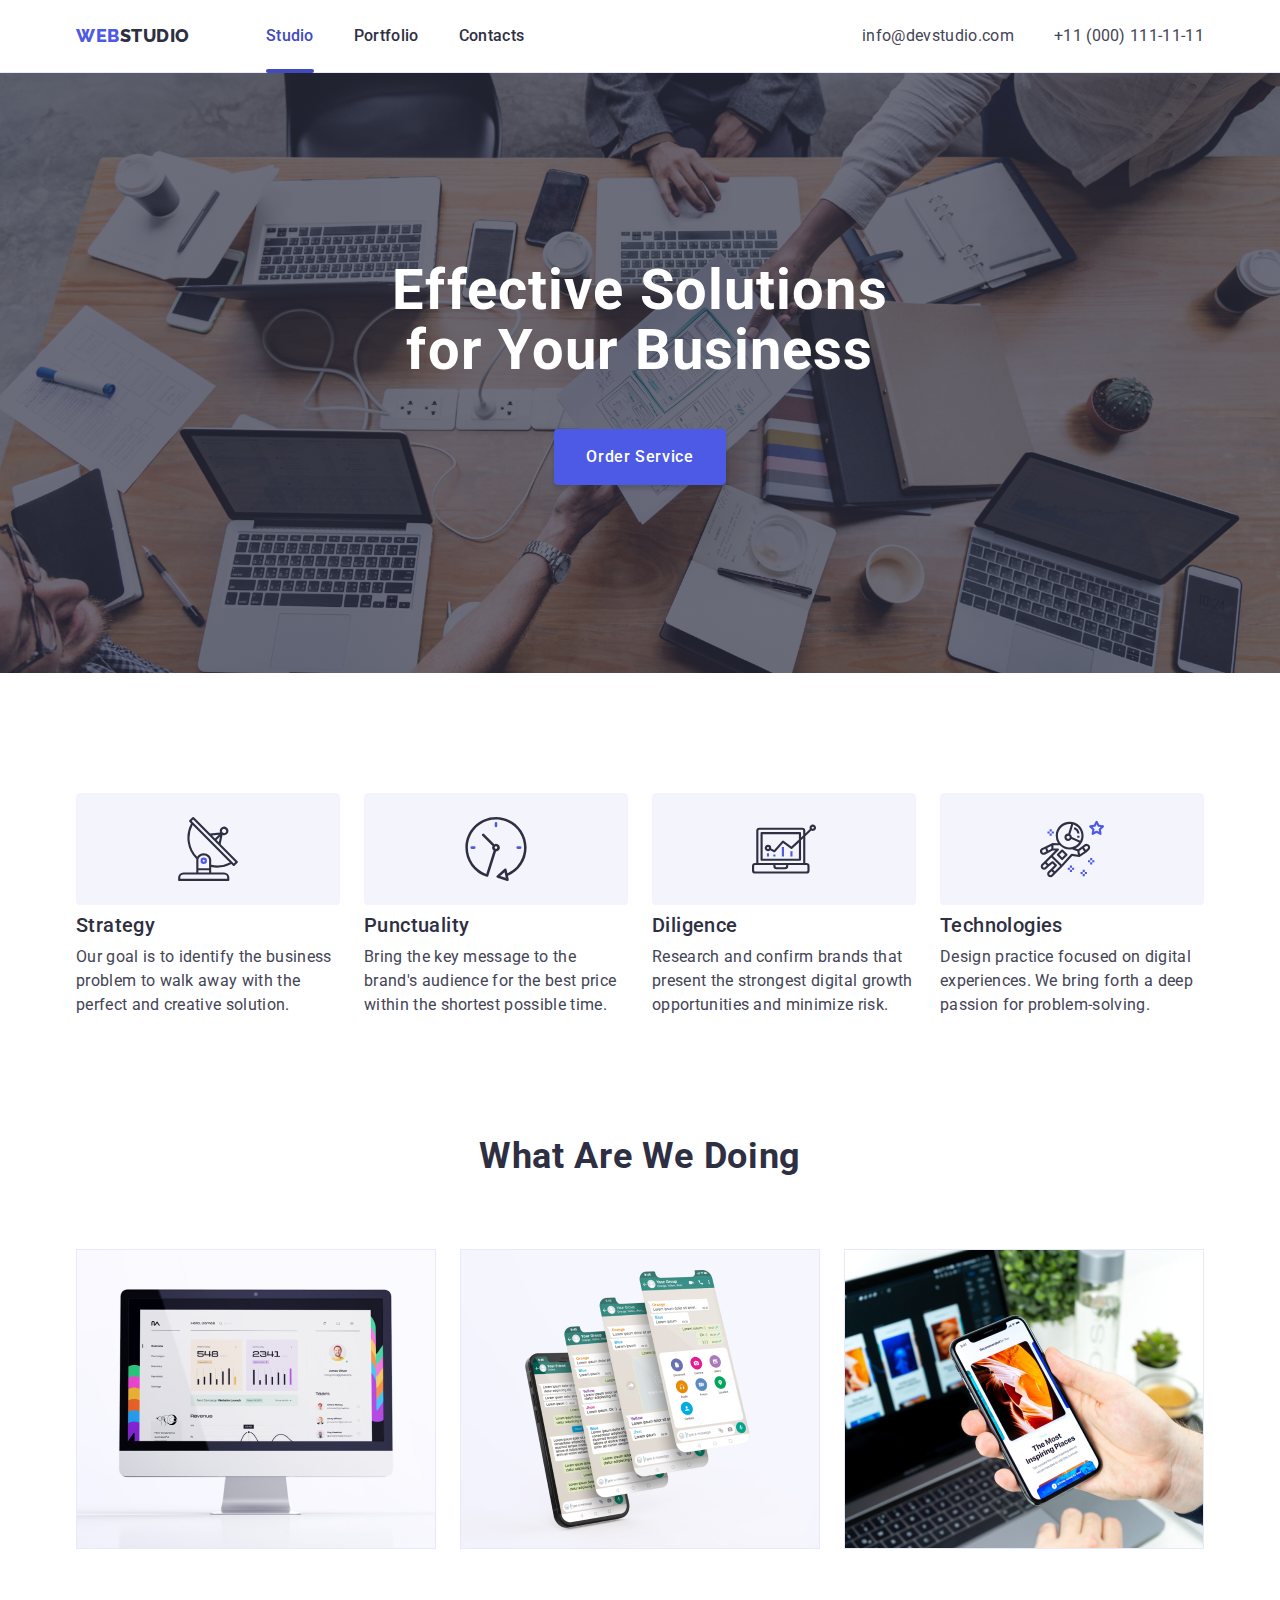
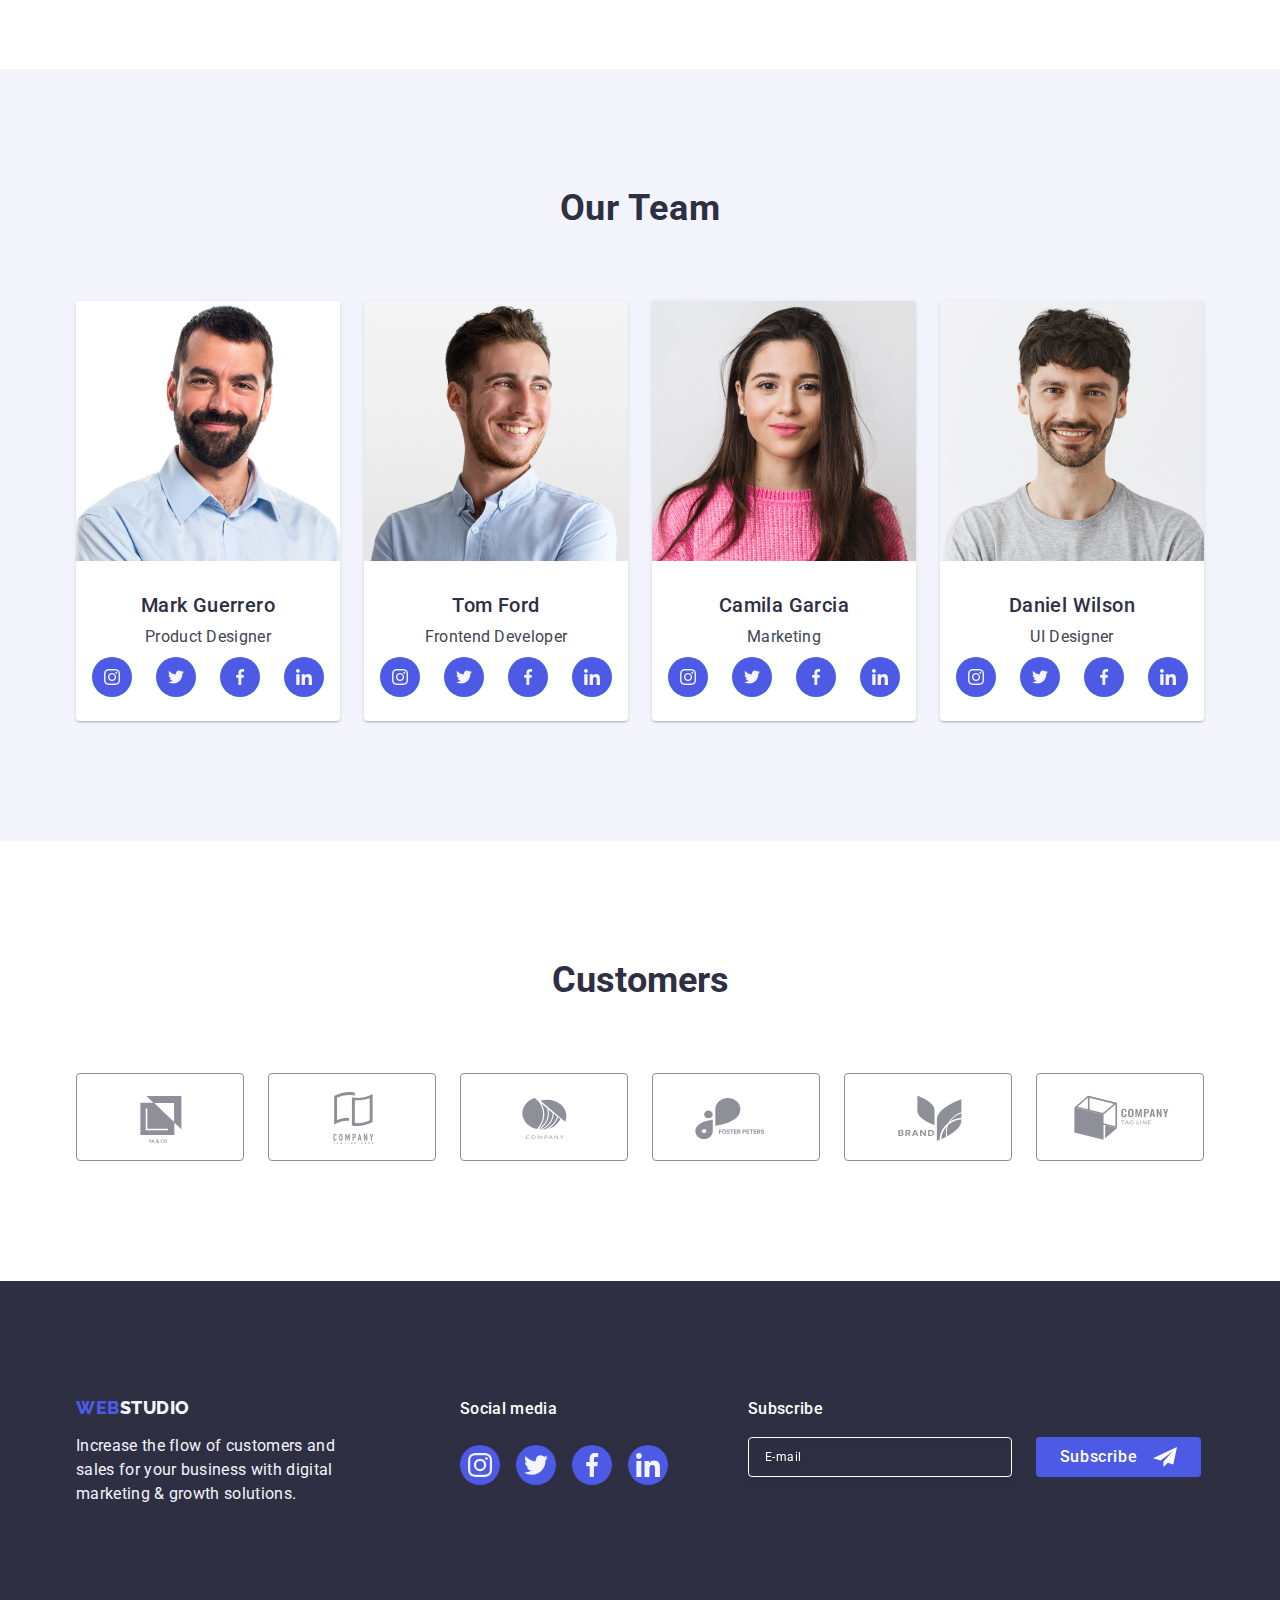
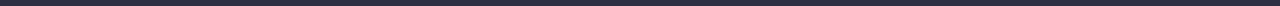
<file: index.html>
<!DOCTYPE html>
<html lang="en">
  <head>
    <meta charset="UTF-8" />
    <meta http-equiv="X-UA-Compatible" content="IE=edge" />
    <meta name="viewport" content="width=device-width, initial-scale=1.0" />
    <title>WebStudio</title>
    <link rel="preconnect" href="https://fonts.googleapis.com" />
    <link rel="preconnect" href="https://fonts.gstatic.com" crossorigin />
    <link
      href="https://fonts.googleapis.com/css2?family=Raleway:wght@800&family=Roboto:wght@400;500;700;900&display=swap"
      rel="stylesheet"
    />
    <link
      rel="stylesheet"
      href="https://cdnjs.cloudflare.com/ajax/libs/modern-normalize/2.0.0/modern-normalize.min.css"
    />
    <link rel="stylesheet" href="./css/styles.css" />
  </head>
  <body>
    <header class="header">
      <div class="container header-container">
        <nav class="header-navigation">
          <a href="./index.html" class="header-logo link"
            >Web <span class="logo-word">Studio</span>
          </a>
          <ul class="header-list list">
            <li>
              <a href="./index.html" class="link header-list-item active"
                >Studio</a
              >
            </li>
            <li>
              <a href="./portfolio.html" class="link header-list-item"
                >Portfolio</a
              >
            </li>
            <li><a href="" class="link header-list-item">Contacts</a></li>
          </ul>
        </nav>
        <address class="header-address">
          <ul class="header-address-list list">
            <li>
              <a
                href="mailto:info@devstudio.com"
                class="link header-address-item"
                >info@devstudio.com</a
              >
            </li>
            <li>
              <a href="tel:+110001111111" class="link header-address-item"
                >+11 (000) 111-11-11</a
              >
            </li>
          </ul>
        </address>
      </div>
    </header>
    <main>
      <!-- Hero -->
      <section class="hero">
        <div class="container">
          <h1 class="hero-title">Effective Solutions for Your Business</h1>
          <button type="button" class="hero-btn" data-modal-open>
            Order Service
          </button>
        </div>
      </section>
      <!-- section2 -->
      <section class="skills">
        <div class="container">
          <h2 class="visually-hidden">What are we doing</h2>
          <ul class="skills-list list">
            <li class="skills-list-item">
              <div class="skills-icon-box">
                <svg width="64" height="64">
                  <use href="./images/icons.svg#icon-antenna"></use>
                </svg>
              </div>
              <h3 style="text-align: left" class="item-title">Strategy</h3>
              <p style="text-align: left" class="item-text">
                Our goal is to identify the business problem to walk away with
                the perfect and creative solution.
              </p>
            </li>
            <li class="skills-list-item">
              <div class="skills-icon-box">
                <svg width="64" height="64">
                  <use href="./images/icons.svg#icon-clock"></use>
                </svg>
              </div>
              <h3 style="text-align: left" class="item-title">Punctuality</h3>
              <p style="text-align: left" class="item-text">
                Bring the key message to the brand's audience for the best price
                within the shortest possible time.
              </p>
            </li>
            <li class="skills-list-item">
              <div class="skills-icon-box">
                <svg width="64" height="64">
                  <use href="./images/icons.svg#icon-diagram"></use>
                </svg>
              </div>
              <h3 style="text-align: left" class="item-title">Diligence</h3>
              <p style="text-align: left" class="item-text">
                Research and confirm brands that present the strongest digital
                growth opportunities and minimize risk.
              </p>
            </li>
            <li class="skills-list-item">
              <div class="skills-icon-box">
                <svg width="64" height="64">
                  <use href="./images/icons.svg#icon-astronaut"></use>
                </svg>
              </div>
              <h3 style="text-align: left" class="item-title">Technologies</h3>
              <p style="text-align: left" class="item-text">
                Design practice focused on digital experiences. We bring forth a
                deep passion for problem-solving.
              </p>
            </li>
          </ul>
        </div>
      </section>
      <!-- section3 -->
      <section class="images">
        <div class="container">
          <h2 class="images-title">What are we doing</h2>
          <ul class="images-list list">
            <li class="images-item">
              <img
                src="./images/photo-1.jpg"
                alt="apple monitor"
                width="360"
                height="300"
              />
            </li>
            <li class="images-item">
              <img
                src="./images/photo-3.jpg"
                alt="iphone with open telegram"
                width="360"
                height="300"
              />
            </li>
            <li class="images-item">
              <img
                src="./images/photo-2.jpg"
                alt="iphone hold in their hands"
                width="360"
                height="300"
              />
            </li>
          </ul>
        </div>
      </section>
      <!-- section4 -->
      <section class="team">
        <div class="container">
          <h2 class="team-title">Our Team</h2>
          <ul class="team-list list">
            <li class="team-list-item">
              <img
                src="./images/img-1.jpg"
                alt="first man"
                width="264"
                height="260"
              />
              <div class="text-container">
                <h3 class="item-title">Mark Guerrero</h3>
                <p class="item-text">Product Designer</p>
                <ul class="icons-box list">
                  <li class="icons-box-item">
                    <a class="box-item-link link" href="">
                      <svg class="item-icon" width="16" height="16">
                        <use href="./images/icons.svg#icon-instagram"></use>
                      </svg>
                    </a>
                  </li>
                  <li class="icons-box-item">
                    <a class="box-item-link link" href="">
                      <svg class="item-icon" width="16" height="16">
                        <use href="./images/icons.svg#icon-twitter"></use>
                      </svg>
                    </a>
                  </li>
                  <li class="icons-box-item">
                    <a class="box-item-link link" href="">
                      <svg class="item-icon" width="16" height="16">
                        <use href="./images/icons.svg#icon-facebook"></use>
                      </svg>
                    </a>
                  </li>
                  <li class="icons-box-item">
                    <a class="box-item-link link" href="">
                      <svg class="item-icon" width="16" height="16">
                        <use href="./images/icons.svg#icon-linkedin"></use>
                      </svg>
                    </a>
                  </li>
                </ul>
              </div>
            </li>
            <li class="team-list-item">
              <img
                src="./images/img-2.jpg"
                alt="second man"
                width="264"
                height="260"
              />
              <div class="text-container">
                <h3 class="item-title">Tom Ford</h3>
                <p class="item-text">Frontend Developer</p>
                <ul class="icons-box list">
                  <li class="icons-box-item">
                    <a class="box-item-link link" href="">
                      <svg width="16" height="16">
                        <use href="./images/icons.svg#icon-instagram"></use>
                      </svg>
                    </a>
                  </li>
                  <li class="icons-box-item">
                    <a class="box-item-link link" href="">
                      <svg width="16" height="16">
                        <use href="./images/icons.svg#icon-twitter"></use>
                      </svg>
                    </a>
                  </li>
                  <li class="icons-box-item">
                    <a class="box-item-link link" href="">
                      <svg width="16" height="16">
                        <use href="./images/icons.svg#icon-facebook"></use>
                      </svg>
                    </a>
                  </li>
                  <li class="icons-box-item">
                    <a class="box-item-link link" href="">
                      <svg width="16" height="16">
                        <use href="./images/icons.svg#icon-linkedin"></use>
                      </svg>
                    </a>
                  </li>
                </ul>
              </div>
            </li>
            <li class="team-list-item">
              <img
                src="./images/img-3.jpg"
                alt="first girl"
                width="264"
                height="260"
              />
              <div class="text-container">
                <h3 class="item-title">Camila Garcia</h3>
                <p class="item-text">Marketing</p>
                <ul class="icons-box list">
                  <li class="icons-box-item">
                    <a class="box-item-link link" href="">
                      <svg width="16" height="16">
                        <use href="./images/icons.svg#icon-instagram"></use>
                      </svg>
                    </a>
                  </li>
                  <li class="icons-box-item">
                    <a class="box-item-link link" href="">
                      <svg width="16" height="16">
                        <use href="./images/icons.svg#icon-twitter"></use>
                      </svg>
                    </a>
                  </li>
                  <li class="icons-box-item">
                    <a class="box-item-link link" href="">
                      <svg width="16" height="16">
                        <use href="./images/icons.svg#icon-facebook"></use>
                      </svg>
                    </a>
                  </li>
                  <li class="icons-box-item">
                    <a class="box-item-link link" href="">
                      <svg width="16" height="16">
                        <use href="./images/icons.svg#icon-linkedin"></use>
                      </svg>
                    </a>
                  </li>
                </ul>
              </div>
            </li>
            <li class="team-list-item">
              <img
                src="./images/img-4.jpg"
                alt="third man"
                width="264"
                height="260"
              />
              <div class="text-container">
                <h3 class="item-title">Daniel Wilson</h3>
                <p class="item-text">UI Designer</p>
                <ul class="icons-box list">
                  <li class="icons-box-item">
                    <a class="box-item-link link" href="">
                      <svg width="16" height="16">
                        <use href="./images/icons.svg#icon-instagram"></use>
                      </svg>
                    </a>
                  </li>
                  <li class="icons-box-item">
                    <a class="box-item-link link" href="">
                      <svg width="16" height="16">
                        <use href="./images/icons.svg#icon-twitter"></use>
                      </svg>
                    </a>
                  </li>
                  <li class="icons-box-item">
                    <a class="box-item-link link" href="">
                      <svg width="16" height="16">
                        <use href="./images/icons.svg#icon-facebook"></use>
                      </svg>
                    </a>
                  </li>
                  <li class="icons-box-item">
                    <a class="box-item-link link" href="">
                      <svg width="16" height="16">
                        <use href="./images/icons.svg#icon-linkedin"></use>
                      </svg>
                    </a>
                  </li>
                </ul>
              </div>
            </li>
          </ul>
        </div>
      </section>
      <!-- section5 -->
      <section class="customers">
        <div class="container">
          <h2 class="customers-title">Customers</h2>
          <ul class="customers-list list">
            <li class="customers-list-item">
              <a class="customers-link link" href="">
                <svg class="customers-icon" width="104" height="56">
                  <use href="./images/icons.svg#icon-Logo-1"></use>
                </svg>
              </a>
            </li>
            <li class="customers-list-item">
              <a class="customers-link link" href="">
                <svg class="customers-icon" width="104" height="56">
                  <use href="./images/icons.svg#icon-Logo-2"></use>
                </svg>
              </a>
            </li>
            <li class="customers-list-item">
              <a class="customers-link link" href="">
                <svg class="customers-icon" width="104" height="56">
                  <use href="./images/icons.svg#icon-Logo-3"></use>
                </svg>
              </a>
            </li>
            <li class="customers-list-item">
              <a class="customers-link link" href="">
                <svg class="customers-icon" width="104" height="56">
                  <use href="./images/icons.svg#icon-Logo-4"></use>
                </svg>
              </a>
            </li>
            <li class="customers-list-item">
              <a class="customers-link link" href="">
                <svg class="customers-icon" width="104" height="56">
                  <use href="./images/icons.svg#icon-Logo-5"></use>
                </svg>
              </a>
            </li>
            <li class="customers-list-item">
              <a class="customers-link link" href="">
                <svg class="customers-icon" width="104" height="56">
                  <use href="./images/icons.svg#icon-Logo-6"></use>
                </svg>
              </a>
            </li>
          </ul>
        </div>
      </section>
    </main>
    <footer class="footer">
      <div class="container footer-container">
        <div class="footer-box">
          <a href="./index.html" class="header-logo footer-logo link"
            >Web<span class="logo-footer-word">Studio</span></a
          >
          <p class="footer-text">
            Increase the flow of customers and sales for your business with
            digital marketing & growth solutions.
          </p>
        </div>
        <div class="footer-icons">
          <p class="footer-text icons-title">Social media</p>
          <ul class="icons-box icons-box-footer list">
            <li class="icons-box-item">
              <a class="box-item-link link footer-link" href="">
                <svg class="footer-icon" width="24" height="24">
                  <use href="./images/icons.svg#icon-instagram"></use>
                </svg>
              </a>
            </li>
            <li class="icons-box-item">
              <a class="box-item-link link footer-link" href="">
                <svg class="footer-icon" width="24" height="24">
                  <use href="./images/icons.svg#icon-twitter"></use>
                </svg>
              </a>
            </li>
            <li class="icons-box-item">
              <a class="box-item-link link footer-link" href="">
                <svg class="footer-icon" width="24" height="24">
                  <use href="./images/icons.svg#icon-facebook"></use>
                </svg>
              </a>
            </li>
            <li class="icons-box-item">
              <a class="box-item-link link footer-link" href="">
                <svg class="footer-icon" width="24" height="24">
                  <use href="./images/icons.svg#icon-linkedin"></use>
                </svg>
              </a>
            </li>
          </ul>
        </div>
        <div class="footer-subscribe">
          <p class="subscribe-title">Subscribe</p>
          <form class="subscribe-form">
            <label for="footer-email" class="footer-label">
              <input
                type="email"
                class="subscribe-input"
                name="footer-email"
                id="footer-email"
                placeholder="E-mail"
              />
            </label>
            <button type="submit" class="footer-btn">
              Subscribe
              <svg class="supscribe-icon" width="24" height="24">
                <use href="./images/icons.svg#icon-frame"></use>
              </svg>
            </button>
          </form>
        </div>
      </div>
    </footer>
    <div class="backdrop is-hidden" data-modal>
      <div class="modal">
        <button type="button" class="modal-close" data-modal-close>
          <svg class="modal-close-icon" width="8" height="8">
            <use href="./images/icons.svg#icon-close-black"></use>
          </svg>
        </button>
        <p class="modal-title">Leave your contacts and we will call you back</p>
        <form class="modal-form">
          <div class="modal-field">
            <label for="user-name" class="modal-label">Name</label>
            <div class="input-wrap">
              <input
                type="text"
                class="modal-input"
                name="user-name"
                required
                id="user-name"
              />
              <svg class="modal-icon" width="18" height="24">
                <use href="./images/icons.svg#icon-person"></use>
              </svg>
            </div>
          </div>
          <div class="modal-field">
            <label for="user-tel" class="modal-label">Phone</label>
            <div class="input-wrap">
              <input
                type="tel"
                class="modal-input"
                name="user-tel"
                required
                id="user-tel"
              /><svg class="modal-icon" width="18" height="24">
                <use href="./images/icons.svg#icon-phone"></use>
              </svg>
            </div>
          </div>
          <div class="modal-field">
            <label for="user-email" class="modal-label">Email</label>
            <div class="input-wrap">
              <input
                type="email"
                class="modal-input"
                name="user-email"
                required
                id="user-email"
              /><svg class="modal-icon" width="18" height="24">
                <use href="./images/icons.svg#icon-email"></use>
              </svg>
            </div>
          </div>
          <div class="modal-area">
            <label for="user-comment" class="modal-label">Comment</label>
            <textarea
              name="user-comment"
              class="modal-text"
              placeholder="Text input"
              id="user-comment"
            ></textarea>
          </div>
          <div class="modal-field-check">
            <input
              type="checkbox"
              id="user-privacy"
              name="user-privacy"
              value="true"
              class="modal-check visually-hidden"
            />
            <label for="user-privacy" class="check-text"
              ><span class="icon-box"
                ><svg class="check-icon" width="10" height="8">
                  <use href="./images/icons.svg#icon-vector"></use></svg></span
              >I accept the terms and conditions of the
              <a href="#" class="privacy-link">Privacy Policy</a></label
            >
          </div>
          <button type="submit" class="hero-btn btn-send">Send</button>
        </form>
      </div>
    </div>
    <script src="./js/modal.js"></script>
  </body>
</html>
</file>
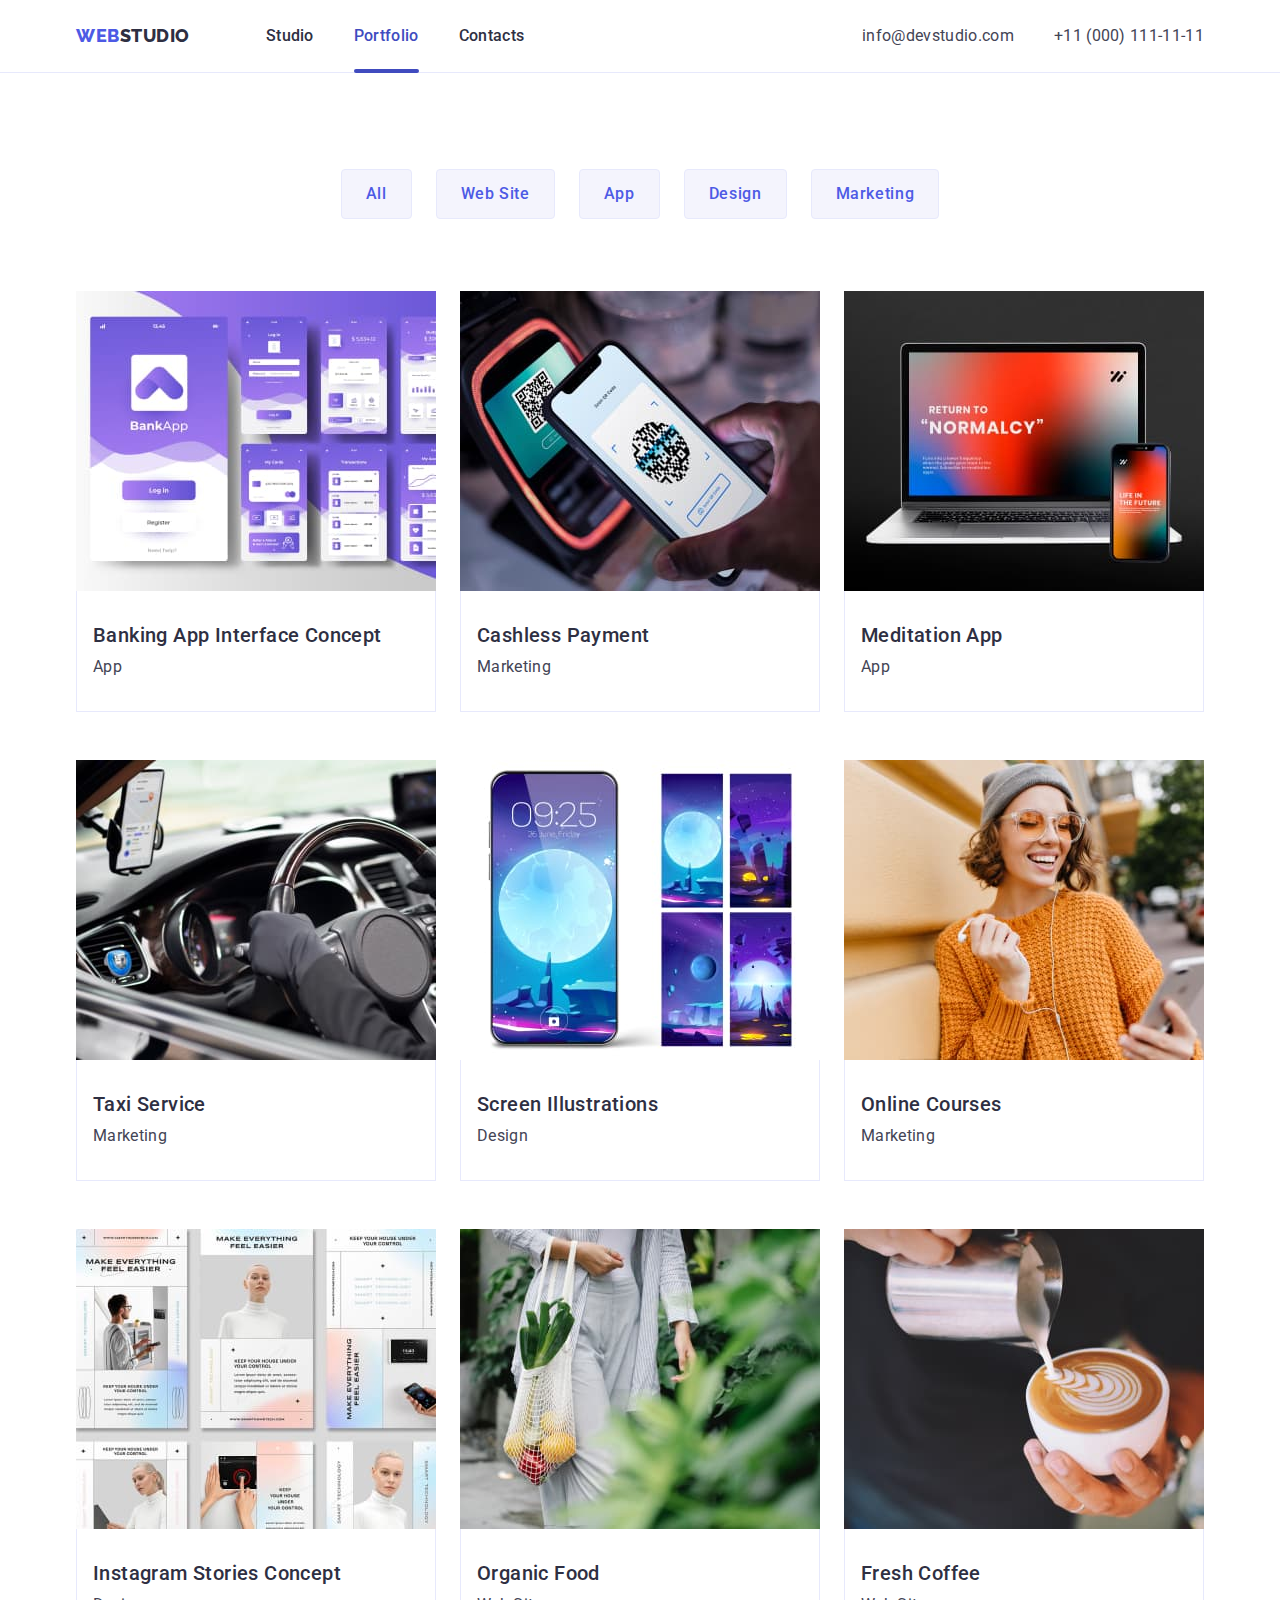
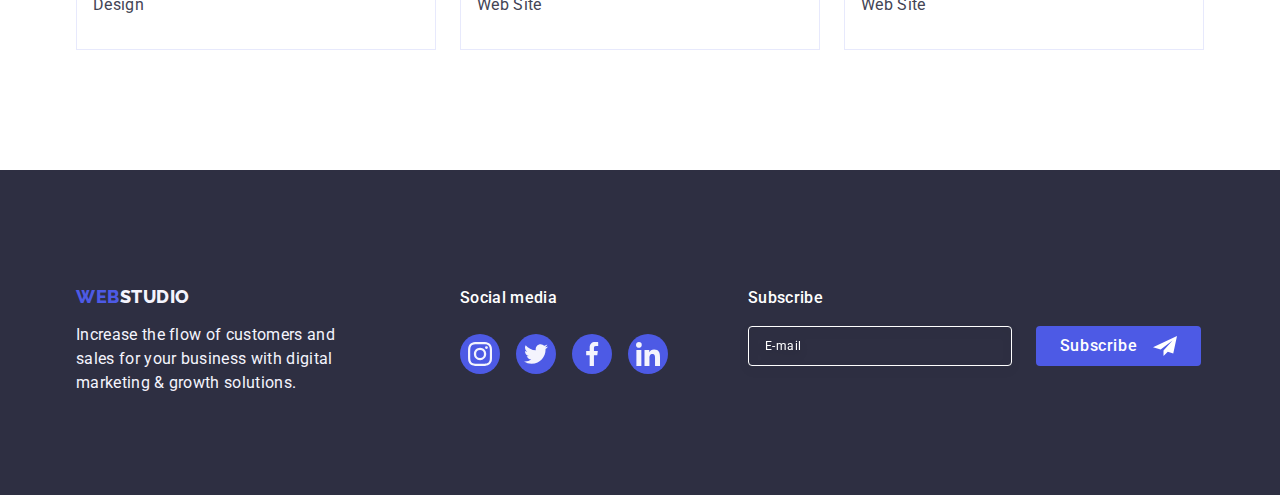
<file: portfolio.html>
<!DOCTYPE html>
<html lang="en">
  <head>
    <meta charset="UTF-8" />
    <meta http-equiv="X-UA-Compatible" content="IE=edge" />
    <meta name="viewport" content="width=device-width, initial-scale=1.0" />
    <title>Portfolio</title>
    <link rel="preconnect" href="https://fonts.googleapis.com" />
    <link rel="preconnect" href="https://fonts.gstatic.com" crossorigin />
    <link
      href="https://fonts.googleapis.com/css2?family=Raleway:wght@800&family=Roboto:wght@400;500;700;900&display=swap"
      rel="stylesheet"
    />
    <link
      rel="stylesheet"
      href="https://cdnjs.cloudflare.com/ajax/libs/modern-normalize/2.0.0/modern-normalize.min.css"
    />
    <link rel="stylesheet" href="./css/styles.css" />
  </head>
  <body>
    <header class="header">
      <div class="container header-container">
        <nav class="header-navigation">
          <a href="./portfolio.html" class="header-logo link"
            >Web<span class="logo-word">Studio</span></a
          >
          <ul class="header-list list">
            <li>
              <a href="./index.html" class="link header-list-item">Studio</a>
            </li>
            <li>
              <a href="./portfolio.html" class="link header-list-item active"
                >Portfolio</a
              >
            </li>
            <li><a href="" class="link header-list-item">Contacts</a></li>
          </ul>
        </nav>
        <address class="header-address">
          <ul class="header-address-list list">
            <li>
              <a
                href="mailto:info@devstudio.com"
                class="link header-address-item"
                >info@devstudio.com</a
              >
            </li>
            <li>
              <a href="tel:+110001111111" class="link header-address-item"
                >+11 (000) 111-11-11</a
              >
            </li>
          </ul>
        </address>
      </div>
    </header>
    <main>
      <section class="project">
        <div class="container">
          <h1 hidden>Navigation and menu</h1>
          <ul class="project-list list">
            <li><button type="button" class="list-btn">All</button></li>
            <li><button type="button" class="list-btn">Web Site</button></li>
            <li><button type="button" class="list-btn">App</button></li>
            <li><button type="button" class="list-btn">Design</button></li>
            <li><button type="button" class="list-btn">Marketing</button></li>
          </ul>
          <ul class="project-second-list list">
            <li class="project-second-item">
              <a href="" class="portfolio-link link"
                ><div class="portfolio-overlay-box">
                  <img
                    src="./images/images-1.jpg"
                    alt="Interfaces"
                    width="360"
                    height="300"
                  />
                  <p class="portfolio-overlay">
                    14 Stylish and User-Friendly App Design Concepts · Task
                    Manager App · Calorie Tracker App · Exotic Fruit Ecommerce
                    App · Cloud Storage App
                  </p>
                </div>
                <div class="application">
                  <h2 class="second-list-title">
                    Banking App Interface Concept
                  </h2>
                  <p class="second-list-text">App</p>
                </div></a
              >
            </li>
            <li class="project-second-item">
              <a href="" class="portfolio-link link"
                ><div class="portfolio-overlay-box">
                  <img
                    src="./images/images-2.jpg"
                    alt="Interfaces"
                    width="360"
                    height="300"
                  />
                  <p class="portfolio-overlay">
                    14 Stylish and User-Friendly App Design Concepts · Task
                    Manager App · Calorie Tracker App · Exotic Fruit Ecommerce
                    App · Cloud Storage App
                  </p>
                </div>
                <div class="application">
                  <h2 class="second-list-title">Cashless Payment</h2>
                  <p class="second-list-text">Marketing</p>
                </div></a
              >
            </li>
            <li class="project-second-item">
              <a href="" class="portfolio-link link"
                ><div class="portfolio-overlay-box">
                  <img
                    src="./images/images-3.jpg"
                    alt="Interfaces"
                    width="360"
                    height="300"
                  />
                  <p class="portfolio-overlay">
                    14 Stylish and User-Friendly App Design Concepts · Task
                    Manager App · Calorie Tracker App · Exotic Fruit Ecommerce
                    App · Cloud Storage App
                  </p>
                </div>
                <div class="application">
                  <h2 class="second-list-title">Meditation App</h2>
                  <p class="second-list-text">App</p>
                </div></a
              >
            </li>
            <li class="project-second-item">
              <a href="" class="link portfolio-link"
                ><div class="portfolio-overlay-box">
                  <img
                    src="./images/images-4.jpg"
                    alt="Interfaces"
                    width="360"
                    height="300"
                  />
                  <p class="portfolio-overlay">
                    14 Stylish and User-Friendly App Design Concepts · Task
                    Manager App · Calorie Tracker App · Exotic Fruit Ecommerce
                    App · Cloud Storage App
                  </p>
                </div>
                <div class="application">
                  <h2 class="second-list-title">Taxi Service</h2>
                  <p class="second-list-text">Marketing</p>
                </div></a
              >
            </li>
            <li class="project-second-item">
              <a href="" class="link portfolio-link"
                ><div class="portfolio-overlay-box">
                  <img
                    src="./images/images-5.jpg"
                    alt="Interfaces"
                    width="360"
                    height="300"
                  />
                  <p class="portfolio-overlay">
                    14 Stylish and User-Friendly App Design Concepts · Task
                    Manager App · Calorie Tracker App · Exotic Fruit Ecommerce
                    App · Cloud Storage App
                  </p>
                </div>
                <div class="application">
                  <h2 class="second-list-title">Screen Illustrations</h2>
                  <p class="second-list-text">Design</p>
                </div></a
              >
            </li>
            <li class="project-second-item">
              <a href="" class="link portfolio-link"
                ><div class="portfolio-overlay-box">
                  <img
                    src="./images/images-6.jpg"
                    alt="Interfaces"
                    width="360"
                    height="300"
                  />
                  <p class="portfolio-overlay">
                    14 Stylish and User-Friendly App Design Concepts · Task
                    Manager App · Calorie Tracker App · Exotic Fruit Ecommerce
                    App · Cloud Storage App
                  </p>
                </div>
                <div class="application">
                  <h2 class="second-list-title">Online Courses</h2>
                  <p class="second-list-text">Marketing</p>
                </div></a
              >
            </li>
            <li class="project-second-item">
              <a href="" class="link portfolio-link"
                ><div class="portfolio-overlay-box">
                  <img
                    src="./images/images-7.jpg"
                    alt="Interfaces"
                    width="360"
                    height="300"
                  />
                  <p class="portfolio-overlay">
                    14 Stylish and User-Friendly App Design Concepts · Task
                    Manager App · Calorie Tracker App · Exotic Fruit Ecommerce
                    App · Cloud Storage App
                  </p>
                </div>
                <div class="application">
                  <h2 class="second-list-title">Instagram Stories Concept</h2>
                  <p class="second-list-text">Design</p>
                </div></a
              >
            </li>
            <li class="project-second-item">
              <a href="" class="link portfolio-link"
                ><div class="portfolio-overlay-box">
                  <img
                    src="./images/images-8.jpg"
                    alt="Interfaces"
                    width="360"
                    height="300"
                  />
                  <p class="portfolio-overlay">
                    14 Stylish and User-Friendly App Design Concepts · Task
                    Manager App · Calorie Tracker App · Exotic Fruit Ecommerce
                    App · Cloud Storage App
                  </p>
                </div>
                <div class="application">
                  <h2 class="second-list-title">Organic Food</h2>
                  <p class="second-list-text">Web Site</p>
                </div></a
              >
            </li>
            <li class="project-second-item">
              <a href="" class="link portfolio-link"
                ><div class="portfolio-overlay-box">
                  <img
                    src="./images/images-9.jpg"
                    alt="Interfaces"
                    width="360"
                    height="300"
                  />
                  <p class="portfolio-overlay">
                    14 Stylish and User-Friendly App Design Concepts · Task
                    Manager App · Calorie Tracker App · Exotic Fruit Ecommerce
                    App · Cloud Storage App
                  </p>
                </div>
                <div class="application">
                  <h2 class="second-list-title">Fresh Coffee</h2>
                  <p class="second-list-text">Web Site</p>
                </div></a
              >
            </li>
          </ul>
        </div>
      </section>
    </main>
    <footer class="footer">
      <div class="container footer-container">
        <div class="footer-box">
          <a href="./portfolio.html" class="header-logo footer-logo link"
            >Web<span class="logo-footer-word">Studio</span></a
          >
          <p class="footer-text">
            Increase the flow of customers and sales for your business with
            digital marketing & growth solutions.
          </p>
        </div>
        <div class="footer-icons">
          <p class="footer-text icons-title">Social media</p>
          <ul class="icons-box icons-box-footer list">
            <li class="icons-box-item">
              <a class="box-item-link link footer-link" href="">
                <svg class="footer-icon" width="24" height="24">
                  <use href="./images/icons.svg#icon-instagram"></use>
                </svg>
              </a>
            </li>
            <li class="icons-box-item">
              <a class="box-item-link link footer-link" href="">
                <svg class="footer-icon" width="24" height="24">
                  <use href="./images/icons.svg#icon-twitter"></use>
                </svg>
              </a>
            </li>
            <li class="icons-box-item">
              <a class="box-item-link link footer-link" href="">
                <svg class="footer-icon" width="24" height="24">
                  <use href="./images/icons.svg#icon-facebook"></use>
                </svg>
              </a>
            </li>
            <li class="icons-box-item">
              <a class="box-item-link link footer-link" href="">
                <svg class="footer-icon" width="24" height="24">
                  <use href="./images/icons.svg#icon-linkedin"></use>
                </svg>
              </a>
            </li>
          </ul>
        </div>
        <div class="footer-subscribe">
          <p class="subscribe-title">Subscribe</p>
          <form class="subscribe-form">
            <label for="footer-email" class="footer-label">
              <input
                type="email"
                class="subscribe-input"
                name="footer-email"
                id="footer-email"
                placeholder="E-mail"
              />
            </label>
            <button type="submit" class="footer-btn">
              Subscribe
              <svg class="supscribe-icon" width="24" height="24">
                <use href="./images/icons.svg#icon-frame"></use>
              </svg>
            </button>
          </form>
        </div>
      </div>
    </footer>
  </body>
</html>
</file>
<file: css/styles.css>
body {
  font-family: "Raleway", sans-serif;
  font-family: "Roboto", sans-serif;
  color: var(--text-color);
  background-color: var(--background-color);
}

:root {
  --background-color: #ffffff;
  --title-color: #2e2f42;
  --text-color: #434455;
  --footer-text: #f4f4fd;
  --logo-color: #4d5ae5;
  --color-header: #e7e9fc;
  --hover-color: #404bbf;
  --customers-color: #8e8f99;
  --modal-background: #fcfcfc;
}

img {
  display: block;
}

.visually-hidden {
  position: absolute;
  width: 1px;
  height: 1px;
  margin: -1px;
  border: 0;
  padding: 0;
  white-space: nowrap;
  clip-path: inset(100%);
  clip: rect(0 0 0 0);
  overflow: hidden;
}

.container {
  width: 1158px;
  padding-left: 15px;
  padding-right: 15px;
  margin: 0 auto;
}

.list {
  list-style: none;
  margin: 0;
  padding: 0;
}

.link {
  text-decoration: none;
}

/*------------- Header------------- */
.header {
  background-color: var(--background-color);
  border-bottom: 1px solid #e7e9fc;
  box-shadow: 0px 2px 1px rgba(46, 47, 66, 0.08),
    0px 1px 1px rgba(46, 47, 66, 0.16), 0px 1px 6px rgba(46, 47, 66, 0.08);
}

.header-container {
  display: flex;
}

.header-navigation {
  display: flex;
  align-items: center;
}

.header-logo {
  font-family: "Raleway", sans-serif;
  font-style: normal;
  font-weight: 800;
  font-size: 18px;
  line-height: 1.17;
  display: flex;
  align-items: center;
  letter-spacing: 0.03em;
  text-transform: uppercase;
  color: var(--logo-color);
  margin-right: 76px;
}

.logo-word {
  color: var(--title-color);
}

.header-list {
  display: flex;
  gap: 40px;
  margin-right: auto;
  position: relative;
}

.header-list-item {
  position: relative;
  display: block;
  font-weight: 500;
  font-size: 16px;
  line-height: 1.5;
  letter-spacing: 0.02em;
  color: var(--title-color);
  padding: 24px 0;
  transition: color 250ms cubic-bezier(0.4, 0, 0.2, 1);
}

.header-list-item:is(:hover, :focus) {
  color: var(--hover-color);
}

.header-address {
  font-style: normal;
  margin-left: auto;
}

.header-address-list {
  display: flex;
  align-items: center;
  gap: 40px;
  margin-left: 0;
  margin-right: 0;
}

.header-address-item {
  display: block;
  font-size: 16px;
  line-height: 1.5;
  letter-spacing: 0.02em;
  color: var(--text-color);
  padding: 24px 0;
  transition: color 250ms cubic-bezier(0.4, 0, 0.2, 1);
}

.header-address-item:is(:hover, :focus) {
  color: var(--hover-color);
}

.active {
  color: var(--hover-color);
}

.header-list-item.active::after {
  content: "";
  position: absolute;
  left: 0;
  bottom: -1px;
  border-radius: 2px;
  width: 100%;
  height: 4px;
  background-color: var(--hover-color);
}

/*------------- Hero ------------- */

.hero {
  background-color: var(--title-color);
  max-width: 1440px;
  height: 600px;
  background-image: linear-gradient(
      rgba(46, 47, 66, 0.7),
      rgba(46, 47, 66, 0.7)
    ),
    url(../images/background.jpg);
  background-size: cover;
  background-position: center;
  background-repeat: no-repeat;
  padding: 188px 0;
  margin: 0 auto;
}

.hero-title {
  margin-top: 0;
  margin-bottom: 48px;
  font-size: 56px;
  line-height: 1.07;
  text-align: center;
  letter-spacing: 0.02em;
  color: var(--background-color);
  max-width: 496px;
  margin-left: auto;
  margin-right: auto;
}

.hero-btn {
  font-family: inherit;
  font-weight: 500;
  font-size: 16px;
  line-height: 1.5;
  display: flex;
  align-items: center;
  letter-spacing: 0.04em;
  color: var(--background-color);
  cursor: pointer;
  background-color: var(--logo-color);
  padding: 16px 32px;
  margin: 48px auto 0 auto;
  border-radius: 4px;
  display: block;
  min-width: 169px;
  height: 56px;
  border: none;
  box-shadow: 0px 4px 4px rgba(0, 0, 0, 0.15);
  transition: background-color 250ms cubic-bezier(0.4, 0, 0.2, 1);
}

.hero-btn:is(:hover, :focus) {
  color: var(--logo-color);
  background-color: var(--hover-color);
}

/*------------- Main 2 section------------- */

.skills {
  padding-top: 120px;
  padding-bottom: 120px;
}

.skills-list {
  margin-top: 0;
  margin-bottom: 0;
  display: flex;
  gap: 24px;
}

.skills-icon-box {
  background-color: var(--footer-text);
  display: flex;
  align-items: center;
  justify-content: center;
  height: 112px;
  margin-bottom: 8px;
  border-radius: 4px;
}

.skills-list-item {
  flex-basis: calc((100% - 72px) / 4);
}

.item-title {
  font-weight: 500;
  font-size: 20px;
  line-height: 1.2;
  letter-spacing: 0.02em;
  color: var(--title-color);
  margin-top: 0;
  margin-bottom: 8px;
}

.item-text {
  font-size: 16px;
  line-height: 1.5;
  letter-spacing: 0.02em;
  color: var(--text-color);
  margin-top: 0;
  margin-bottom: 0;
}

/*------------- Main 3 section------------- */
.images {
  padding-bottom: 120px;
}

.images-title {
  font-size: 36px;
  line-height: 1.11;
  text-align: center;
  letter-spacing: 0.02em;
  text-transform: capitalize;
  color: var(--title-color);
  margin-top: 0;
  margin-bottom: 72px;
}

.images-list {
  margin-top: 0;
  margin-bottom: 0;
  display: flex;
  gap: 24px;
}

.images-item {
  flex-basis: calc((100% - 3 * 16px) / 3);
}

/*------------- Main 4 section------------- */
.team {
  background-color: var(--footer-text);
  padding-top: 120px;
  padding-bottom: 120px;
}
.team-title {
  font-size: 36px;
  line-height: 1.11;
  text-align: center;
  letter-spacing: 0.02em;
  text-transform: capitalize;
  color: var(--title-color);
  margin-top: 0;
  margin-bottom: 72px;
}
.team-list {
  /* background-color: var(--background-color); */
  margin-top: 0;
  margin-bottom: 0;
  display: flex;
  gap: 24px;
}
.team-list-item {
  background-color: var(--background-color);
  box-shadow: 0px 1px 6px rgba(46, 47, 66, 0.08),
    0px 1px 1px rgba(46, 47, 66, 0.16), 0px 2px 1px rgba(46, 47, 66, 0.08);
  flex-basis: calc((100% - 72px) / 4);
  border-radius: 0px 0px 4px 4px;
}
.item-title {
  font-weight: 500;
  font-size: 20px;
  line-height: 1.2;
  text-align: center;
  letter-spacing: 0.02em;
  color: var(--title-color);
}
.item-text {
  font-size: 16px;
  line-height: 1.5;
  text-align: center;
  letter-spacing: 0.02em;
  color: var(--text-color);
}

.text-container {
  padding: 32px 16px;
  text-align: center;
}

.icons-box {
  display: flex;
  justify-content: center;
  gap: 24px;
}
.icons-box-item {
  width: 40px;
  height: 40px;
}
.box-item-link {
  width: 100%;
  height: 100%;
  background-color: var(--logo-color);
  border-radius: 50%;
  display: flex;
  align-items: center;
  justify-content: center;
  margin-top: 8px;
  transition: background-color 250ms cubic-bezier(0.4, 0, 0.2, 1);
}

.box-item-link:is(:hover, :focus) {
  background-color: var(--hover-color);
}

.item-icon {
  fill: var(--footer-text);
}

/*------------- Main 5 section------------- */

.customers {
  padding-top: 120px;
  padding-bottom: 120px;
}

.customers-title {
  color: var(--title-color);
  font-size: 36px;
  line-height: 1.11;
  margin-bottom: 72px;
  margin-top: 0;
  text-align: center;
}
.customers-list {
  display: flex;
  gap: 24px;
}
.customers-list-item {
  width: calc((100% - 120px) / 6);
  height: 88px;
}
.customers-link {
  width: 100%;
  height: 100%;
  border: 1px solid #8e8f99;
  border-radius: 4px;
  display: flex;
  justify-content: center;
  align-items: center;
  color: var(--customers-color);
  transition-property: color, border-color;
  transition-duration: 250ms;
  transition-timing-function: cubic-bezier(0.4, 0, 0.2, 1);
}

.customers-link:is(:hover, :focus) {
  border-color: #404bbf;
  color: #404bbf;
}

.customers-link:is(:hover, :focus) .customers-icon {
  fill: #404bbf;
}

.customers-icon {
  fill: currentColor;
}

/*------------- Footer------------- */
.footer {
  background-color: var(--title-color);
  padding: 100px 0;
}

.logo-footer-word {
  color: var(--footer-text);
}

.footer-box {
  margin-right: 120px;
}

.footer-logo {
  display: inline-block;
  margin-bottom: 16px;
}

.footer-text {
  font-size: 16px;
  line-height: 1.5;
  letter-spacing: 0.02em;
  color: var(--footer-text);
  max-width: 264px;
  margin: 0;
}

.footer-icons {
  fill: currentColor;
}

.icons-title {
  margin-bottom: 16px;
  font-weight: 500;
  color: var(--background-color);
}

.footer-container {
  display: flex;
  align-items: baseline;
}

.icons-box-footer {
  gap: 16px;
}

.footer-icon {
  fill: var(--footer-text);
}

.footer-link {
  transition: background-color 250ms cubic-bezier(0.4, 0, 0.2, 1);
}

.footer-link:is(:hover, :focus) {
  background-color: #31d0aa;
}

.footer-subscribe {
  margin-left: 80px;
}
.subscribe-title {
  font-weight: 500;
  font-size: 16px;
  line-height: 1.5;
  letter-spacing: 0.02em;
  color: var(--background-color);
  margin-bottom: 16px;
}
.subscribe-form {
  display: flex;
  gap: 24px;
}
.subscribe-input {
  width: 264px;
  height: 40px;
  border: 1px solid #ffffff;
  background-color: transparent;
  font-size: 12px;
  line-height: 1.5;
  letter-spacing: 0.04em;
  padding-left: 16px;
  filter: drop-shadow(0px 4px 4px rgba(0, 0, 0, 0.15));
  border-radius: 4px;
  color: var(--background-color);
}

.subscribe-input::placeholder {
  color: var(--background-color);
}

.footer-btn {
  min-width: 165px;
  height: 40px;
  display: flex;
  justify-content: center;
  align-items: center;
  font-family: "Roboto", sans-serif;
  font-size: 16px;
  font-weight: 500;
  line-height: 1.5;
  letter-spacing: 0.04em;
  color: var(--background-color);
  cursor: pointer;
  background-color: var(--logo-color);
  border-radius: 4px;
  border: none;
}

.supscribe-icon {
  margin-left: 16px;
  fill: var(--background-color);
}

/*------------- Portfolio------------- */

.project {
  background-color: var(--background-color);
  padding: 96px 0 120px;
}

.project-list {
  display: flex;
  justify-content: center;
  gap: 24px;
  margin-bottom: 72px;
}

.list-btn {
  font-family: inherit;
  font-weight: 500;
  font-size: 16px;
  line-height: 1.5;
  display: flex;
  align-items: center;
  text-align: center;
  letter-spacing: 0.04em;
  cursor: pointer;
  color: var(--logo-color);
  background-color: var(--footer-text);
  padding: 12px 24px;
  border: 1px solid #e7e9fc;
  border-radius: 4px;
  transition: color 250ms cubic-bezier(0.4, 0, 0.2, 1),
    background-color 250ms cubic-bezier(0.4, 0, 0.2, 1),
    border-color 250ms cubic-bezier(0.4, 0, 0.2, 1),
    box-shadow 250ms cubic-bezier(0.4, 0, 0.2, 1);
}

.list-btn:is(:focus, :hover) {
  color: var(--background-color);
  background-color: var(--hover-color);
  border: 1px solid transparent;
  box-shadow: 0px 3px 1px rgba(0, 0, 0, 0.1), 0px 2px 1px rgba(0, 0, 0, 0.08),
    0px 2px 2px rgba(0, 0, 0, 0.12);
}

.project-second-list {
  display: flex;
  flex-wrap: wrap;
  column-gap: 24px;
  row-gap: 48px;
  padding-left: 0;
}

.project-second-item {
  width: calc((100% - 48px) / 3);
}

.portfolio-link:hover .portfolio-overlay,
.portfolio-link:focus .portfolio-overlay {
  transform: translate(0, 0);
}

.portfolio-overlay-box {
  position: relative;
  overflow: hidden;
}

.portfolio-overlay {
  margin: 0;
  position: absolute;
  top: 0;
  font-size: 16px;
  line-height: 1.5;
  letter-spacing: 0.02em;
  color: var(--footer-text);
  background-color: var(--logo-color);
  padding: 40px 32px;
  height: 100%;
  transform: translate(0, 100%);
  transition-property: transform;
  transition-duration: 250ms;
  transition-timing-function: cubic-bezier(0.4, 0, 0.2, 1);
}

.second-list-title {
  font-weight: 500;
  font-size: 20px;
  line-height: 1.2;
  letter-spacing: 0.02em;
  color: var(--title-color);
  margin: 0 0 8px 0;
}

.second-list-text {
  font-size: 16px;
  line-height: 1.5;
  letter-spacing: 0.02em;
  color: var(--text-color);
  margin: 0;
}

.application {
  padding: 32px 16px;
  border: 1px solid #e7e9fc;
  border-top: none;
}

.portfolio-link {
  display: block;
  transition: box-shadow 250ms cubic-bezier(0.4, 0, 0.2, 1);
}

.portfolio-link:is(:hover, :focus) {
  box-shadow: 0px 1px 6px rgba(46, 47, 66, 0.08),
    0px 1px 1px rgba(46, 47, 66, 0.16), 0px 2px 1px rgba(46, 47, 66, 0.08);
}

/*------------- Modal ------------- */

.backdrop {
  position: fixed;
  width: 100%;
  height: 100%;
  background-color: rgba(46, 47, 66, 0.4);
  top: 0;
  transition: opacity 250ms cubic-bezier(0.4, 0, 0.2, 1),
    visibility 250ms cubic-bezier(0.4, 0, 0.2, 1);
}

.is-hidden {
  visibility: hidden;
  opacity: 0;
  pointer-events: none;
}

.modal {
  position: absolute;
  top: 50%;
  left: 50%;
  transform: translate(-50%, -50%);
  width: 408px;
  min-height: 584px;
  background-color: var(--modal-background);
  border-radius: 4px;
  padding: 72px 24px 24px 24px;
  box-shadow: 0px 1px 1px rgba(0, 0, 0, 0.14), 0px 1px 3px rgba(0, 0, 0, 0.12),
    0px 2px 1px rgba(0, 0, 0, 0.2);
  transition: transform 250ms cubic-bezier(0.4, 0, 0.2, 1);
}

.modal-close {
  position: absolute;
  top: 24px;
  right: 24px;
  width: 24px;
  height: 24px;
  border-radius: 50%;
  display: flex;
  align-items: center;
  justify-content: center;
  background-color: var(--color-header);
  border: 1px solid rgba(0, 0, 0, 0.1);
  padding: 0;
  margin-left: auto;
  margin-bottom: 24px;
  cursor: pointer;
  transition: background-color 250ms cubic-bezier(0.4, 0, 0.2, 1),
    border 250ms cubic-bezier(0.4, 0, 0.2, 1);
}

.modal-close:is(:hover, :focus) {
  background-color: var(--hover-color);
  border: none;
}

.modal-close-icon {
  transition: fill 250ms cubic-bezier(0.4, 0, 0.2, 1);
}

.modal-close:is(:hover, :focus) .modal-close-icon {
  fill: var(--background-color);
}

.modal-title {
  margin-top: 0;
  margin-bottom: 16px;
  font-size: 16px;
  line-height: 1.5;
  letter-spacing: 0.02em;
  font-weight: 500;
  color: var(--title-color);
  text-align: center;
}

.modal-input {
  width: 100%;
  height: 40px;
  border-radius: 4px;
  border: 1px solid rgba(46, 47, 66, 0.4);
  padding: 11px;
  padding-left: 38px;
  outline: transparent;
  transition: border-color 250ms cubic-bezier(0.4, 0, 0.2, 1);
  background-color: transparent;
}

.modal-text {
  resize: none;
  width: 100%;
  height: 120px;
  border-radius: 4px;
  padding: 8px 16px;
  outline: transparent;
  font-size: 12px;
  line-height: 1.17;
  letter-spacing: 0.04em;
  color: rgba(46, 47, 66, 0.4);
  border: 1px solid rgba(46, 47, 66, 0.4);
  background-color: transparent;
  transition: border-color 250ms cubic-bezier(0.4, 0, 0.2, 1);
}

.modal-text:focus {
  border-color: #4d5ae5;
}

.modal-text::placeholder {
  font-size: 12px;
  font-weight: 400;
  line-height: 0.85;
  color: #8e8f99;
}

.modal-label {
  margin-bottom: 4px;
  display: block;
  font-size: 12px;
  font-weight: 400;
  line-height: 1.17;
  letter-spacing: 0.04em;
  color: #8e8f99;
}

.btn-send {
  margin-top: 24px;
}

.modal-icon {
  position: absolute;
  top: 50%;
  left: 16px;
  transform: translateY(-50%);
  transition: fill 250ms cubic-bezier(0.4, 0, 0.2, 1);
}

.modal-field {
  margin-bottom: 8px;
}

.modal-field-check {
  margin-bottom: 24px;
}

.modal-area {
  margin-bottom: 16px;
}

.input-wrap {
  position: relative;
}

.modal-input:focus {
  border-color: var(--logo-color);
}

.modal-input:focus + .modal-icon {
  fill: var(--logo-color);
}

.check-text {
  align-items: center;
  font-weight: 400;
  font-size: 12px;
  line-height: 1.17;
  letter-spacing: 0.04em;
  color: var(--customers-color);
  justify-content: center;
}

.check-text span {
  display: inline-flex;
  margin-right: 8px;
  width: 16px;
  height: 16px;
  border: 1px solid rgba(46, 47, 66, 0.4);
  border-radius: 2px;
  align-items: center;
  justify-content: center;
  fill: transparent;
  transition: background-color 250ms cubic-bezier(0.4, 0, 0.2, 1),
    border 250ms cubic-bezier(0.4, 0, 0.2, 1),
    fill 250ms cubic-bezier(0.4, 0, 0.2, 1);
}

.modal-check:checked + .check-text span {
  background-color: var(--hover-color);
  border: none;
  fill: var(--footer-text);
}

.privacy-link {
  color: var(--logo-color);
}
</file>
